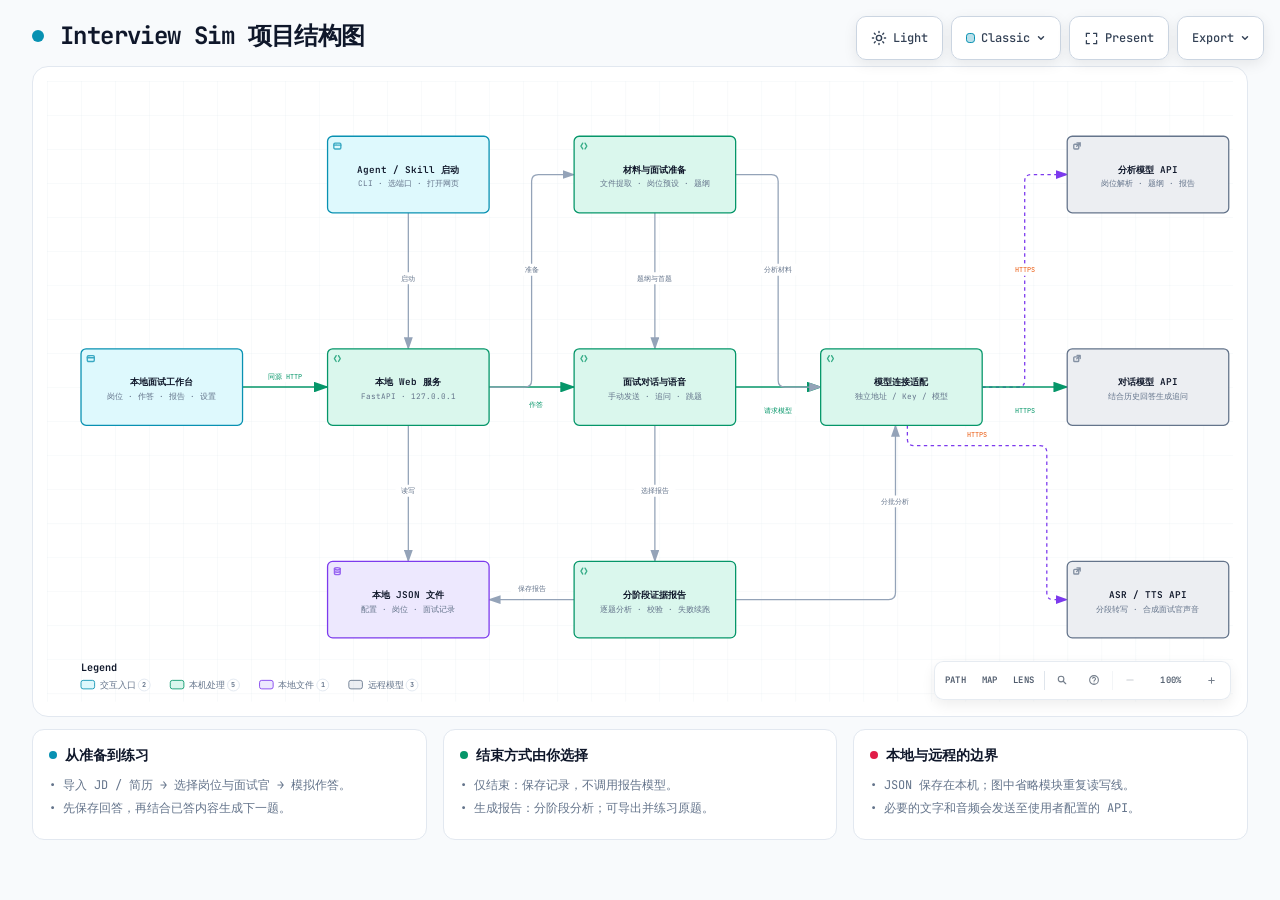
<file: docs/index.html>
<!doctype html>
<html lang="zh-CN">
<meta charset="utf-8">
<meta name="viewport" content="width=device-width, initial-scale=1">
<meta http-equiv="refresh" content="0;url=architecture/interview-sim.html">
<title>Interview Sim 项目结构图</title>
<p><a href="architecture/interview-sim.html">打开 Interview Sim 交互结构图</a></p>
</html>
</file>
